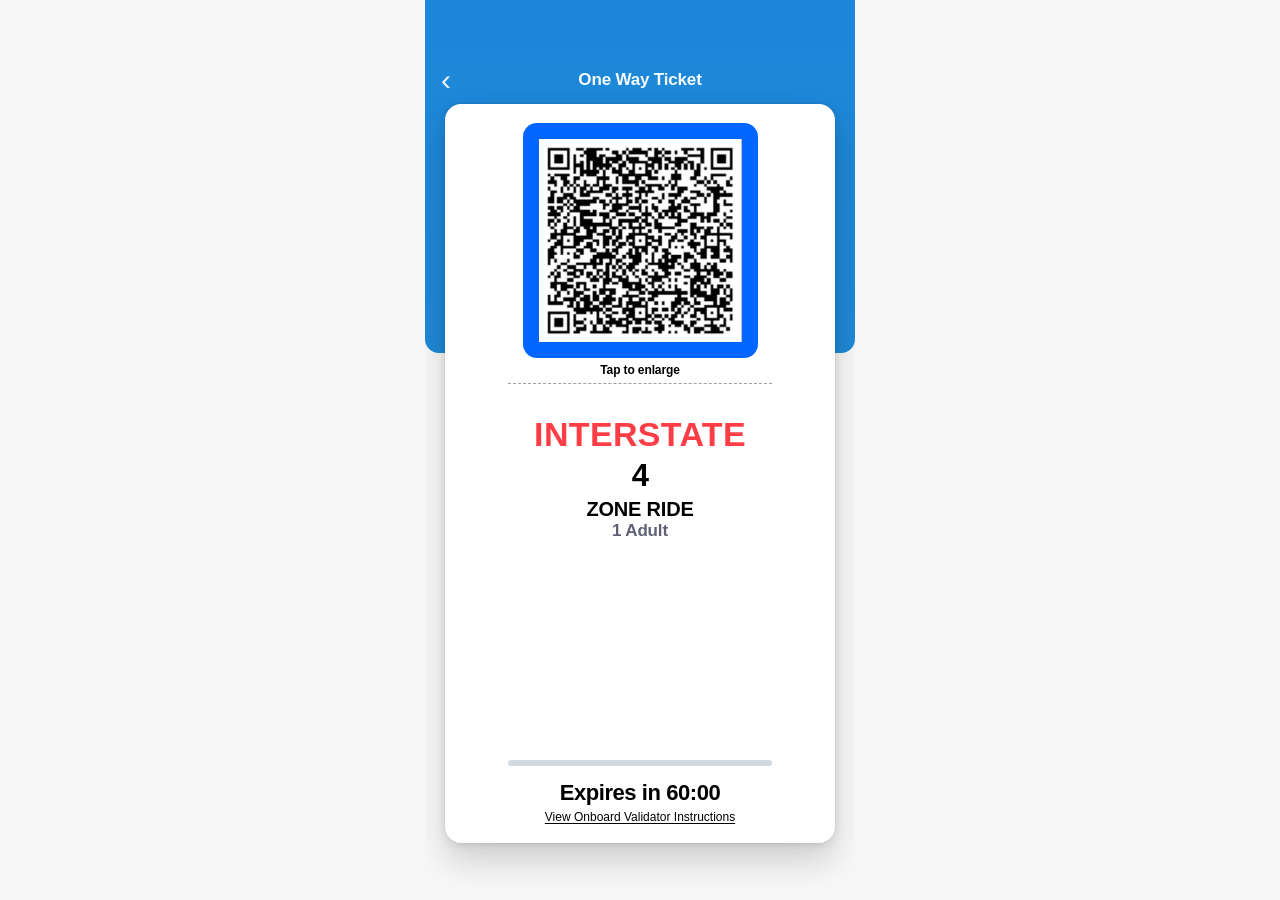
<file: index.html>
<!doctype html>
<html lang="en">
  <head>
    <meta charset="utf-8" />
    <meta
      name="viewport"
      content="width=device-width, initial-scale=1, viewport-fit=cover"
    />
    <meta name="theme-color" content="#1c87d9" />
    <meta name="apple-mobile-web-app-capable" content="yes" />
    <meta name="apple-mobile-web-app-status-bar-style" content="black-translucent" />
    <title>One Way Ticket</title>
    <link rel="manifest" href="manifest.webmanifest" />
    <link rel="apple-touch-icon" sizes="180x180" href="apple-touch-icon.png?v=20260325b" />
    <link rel="icon" type="image/png" href="app-icon.png?v=20260325b" />
    <link rel="stylesheet" href="styles.css?v=20260518c" />
  </head>
  <body>
    <div class="phone-shell">
      <header class="top-hero">
        <div class="nav-row">
          <button class="back-btn" type="button" aria-label="Back">‹</button>
          <h1>One Way Ticket</h1>
          <span class="nav-spacer" aria-hidden="true"></span>
        </div>
      </header>

      <main class="ticket-wrap">
        <section class="ticket-card" aria-label="Ticket Card">
          <div class="qr-frame">
            <img
              src="qr-code.jpg?v=20260325a"
              alt="Ticket QR code"
              onerror="if (!this.dataset.fallback) { this.dataset.fallback = '1'; this.src = 'assets/qr-code.jpg?v=20260325a'; }"
            />
          </div>

          <div class="tap-row">
            <span class="divider" aria-hidden="true"></span>
            <span class="tap-text">Tap to enlarge</span>
            <span class="divider" aria-hidden="true"></span>
          </div>

          <h2>INTERSTATE</h2>
          <p class="zone-number" id="zoneNumber">4</p>
          <p class="zone-label">ZONE RIDE</p>
          <p class="adult-count">1 Adult</p>

          <div class="ticket-footer">
            <div class="pulse-bar" id="pulseBar" aria-hidden="true">
              <img
                src="flashing-bar-cropped.png?v=20260518a"
                alt=""
                onerror="if (!this.dataset.fallback) { this.dataset.fallback = '1'; this.src = 'assets/flashing-bar-cropped.png?v=20260518a'; }"
              />
            </div>

            <div class="progress-track" aria-hidden="true">
              <div class="progress-fill" id="progressFill"></div>
            </div>

            <p class="expires">
              Expires in <span id="countdown">60:00</span>
            </p>

            <a class="validator-link" href="settings.html">
              View Onboard Validator Instructions
            </a>
          </div>
        </section>
      </main>
    </div>

    <script src="app.js?v=20260518c"></script>
  </body>
</html>
</file>
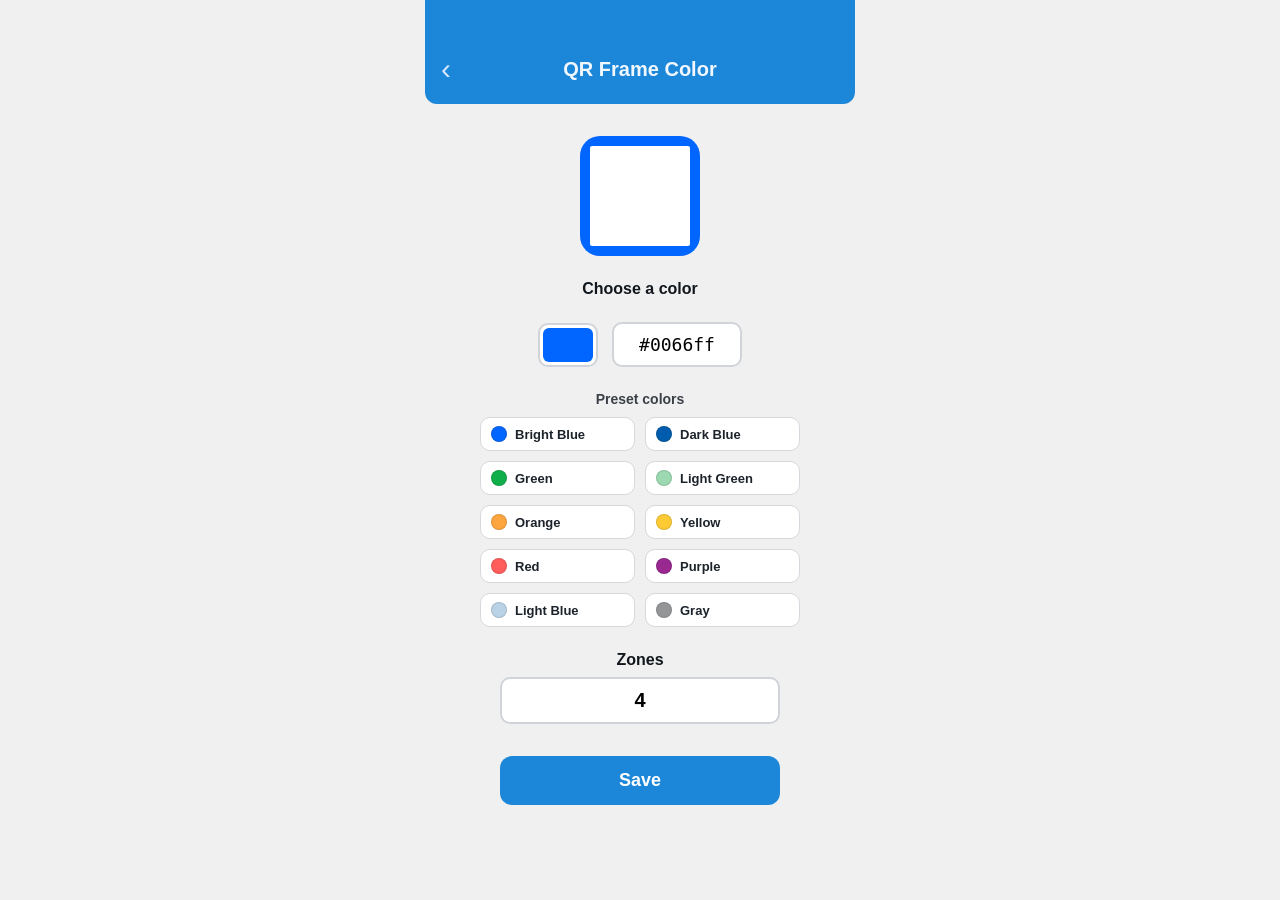
<file: settings.html>
<!doctype html>
<html lang="en">
  <head>
    <meta charset="utf-8" />
    <meta
      name="viewport"
      content="width=device-width, initial-scale=1, viewport-fit=cover"
    />
    <meta name="theme-color" content="#1c87d9" />
    <meta name="apple-mobile-web-app-capable" content="yes" />
    <meta name="apple-mobile-web-app-status-bar-style" content="black-translucent" />
    <title>QR Frame Color</title>
    <link rel="manifest" href="manifest.webmanifest" />
    <link rel="apple-touch-icon" sizes="180x180" href="apple-touch-icon.png?v=20260325b" />
    <link rel="icon" type="image/png" href="app-icon.png?v=20260325b" />
    <style>
      * { box-sizing: border-box; }
      html, body { height: 100%; margin: 0; }
      body {
        background: #f0f0f0;
        font-family: -apple-system, BlinkMacSystemFont, "Helvetica Neue", sans-serif;
        -webkit-font-smoothing: antialiased;
        display: flex;
        flex-direction: column;
        align-items: center;
        max-width: 430px;
        margin: 0 auto;
      }
      .header {
        width: 100%;
        background: #1c87d9;
        padding: max(54px, calc(env(safe-area-inset-top) + 10px)) 16px 20px;
        display: grid;
        grid-template-columns: 30px 1fr 30px;
        align-items: center;
        border-bottom-left-radius: 12px;
        border-bottom-right-radius: 12px;
      }
      .header a {
        color: #d6e6ff;
        font-size: 30px;
        text-decoration: none;
        line-height: 1;
      }
      .header h1 {
        margin: 0;
        color: #f1f7ff;
        text-align: center;
        font-size: 20px;
        font-weight: 620;
      }
      .content {
        padding: 32px 24px;
        width: 100%;
        display: flex;
        flex-direction: column;
        align-items: center;
        gap: 24px;
      }
      .preview-frame {
        width: 120px;
        height: 120px;
        border-radius: 20px;
        display: flex;
        align-items: center;
        justify-content: center;
        padding: 10px;
        transition: background-color 0.2s;
      }
      .preview-inner {
        width: 100%;
        height: 100%;
        background: #fff;
        border-radius: 2px;
      }
      label {
        font-size: 16px;
        font-weight: 600;
        color: #12171d;
      }
      .color-input-row {
        display: flex;
        align-items: center;
        gap: 14px;
      }
      .preset-wrap {
        width: 100%;
        max-width: 320px;
        display: flex;
        flex-direction: column;
        gap: 10px;
      }
      .preset-label {
        font-size: 14px;
        font-weight: 600;
        color: #3b4047;
        text-align: center;
      }
      .preset-grid {
        display: grid;
        grid-template-columns: 1fr 1fr;
        gap: 10px;
      }
      .preset-btn {
        appearance: none;
        border: 1px solid #d5d9de;
        background: #fff;
        border-radius: 10px;
        padding: 8px 10px;
        display: flex;
        align-items: center;
        gap: 8px;
        font-size: 13px;
        font-weight: 600;
        color: #1c232b;
        cursor: pointer;
      }
      .preset-btn:active {
        opacity: 0.85;
      }
      .preset-swatch {
        width: 16px;
        height: 16px;
        border-radius: 50%;
        border: 1px solid rgba(0, 0, 0, 0.12);
        flex: 0 0 16px;
      }
      input[type="color"] {
        -webkit-appearance: none;
        appearance: none;
        width: 60px;
        height: 44px;
        border: 2px solid #d0d3d8;
        border-radius: 10px;
        padding: 3px;
        cursor: pointer;
        background: #fff;
      }
      input[type="color"]::-webkit-color-swatch-wrapper {
        padding: 0;
      }
      input[type="color"]::-webkit-color-swatch {
        border: none;
        border-radius: 6px;
      }
      .hex-input {
        font-size: 18px;
        font-weight: 500;
        padding: 10px 14px;
        border: 2px solid #d0d3d8;
        border-radius: 10px;
        width: 130px;
        text-align: center;
        font-family: monospace;
      }
      .zones-wrap {
        width: 100%;
        max-width: 280px;
        display: flex;
        flex-direction: column;
        gap: 8px;
      }
      .zones-label {
        font-size: 16px;
        font-weight: 600;
        color: #12171d;
        text-align: center;
      }
      .zone-input {
        font-size: 20px;
        font-weight: 600;
        padding: 10px 14px;
        border: 2px solid #d0d3d8;
        border-radius: 10px;
        width: 100%;
        text-align: center;
        font-family: -apple-system, BlinkMacSystemFont, "Helvetica Neue", sans-serif;
      }
      .save-btn {
        width: 100%;
        max-width: 280px;
        padding: 14px;
        background: #1c87d9;
        color: #fff;
        border: none;
        border-radius: 12px;
        font-size: 18px;
        font-weight: 600;
        cursor: pointer;
        margin-top: 8px;
      }
      .save-btn:active {
        opacity: 0.85;
      }
    </style>
  </head>
  <body>
    <div class="header">
      <a href="index.html" aria-label="Back">‹</a>
      <h1>QR Frame Color</h1>
      <span></span>
    </div>
    <div class="content">
      <div class="preview-frame" id="preview">
        <div class="preview-inner"></div>
      </div>
      <label>Choose a color</label>
      <div class="color-input-row">
        <input type="color" id="colorPicker" value="#0066ff" />
        <input type="text" class="hex-input" id="hexInput" value="#0066ff" maxlength="7" />
      </div>
      <div class="preset-wrap">
        <div class="preset-label">Preset colors</div>
        <div class="preset-grid">
          <button class="preset-btn" type="button" data-preset-color="#0066ff">
            <span class="preset-swatch" style="background:#0066ff;"></span>
            Bright Blue
          </button>
          <button class="preset-btn" type="button" data-preset-color="#005CAC">
            <span class="preset-swatch" style="background:#005CAC;"></span>
            Dark Blue
          </button>
          <button class="preset-btn" type="button" data-preset-color="#0FAE4B">
            <span class="preset-swatch" style="background:#0FAE4B;"></span>
            Green
          </button>
          <button class="preset-btn" type="button" data-preset-color="#9CD9B0">
            <span class="preset-swatch" style="background:#9CD9B0;"></span>
            Light Green
          </button>
          <button class="preset-btn" type="button" data-preset-color="#FDA53E">
            <span class="preset-swatch" style="background:#FDA53E;"></span>
            Orange
          </button>
          <button class="preset-btn" type="button" data-preset-color="#FDCA33">
            <span class="preset-swatch" style="background:#FDCA33;"></span>
            Yellow
          </button>
          <button class="preset-btn" type="button" data-preset-color="#FF5C5C">
            <span class="preset-swatch" style="background:#FF5C5C;"></span>
            Red
          </button>
          <button class="preset-btn" type="button" data-preset-color="#992991">
            <span class="preset-swatch" style="background:#992991;"></span>
            Purple
          </button>
          <button class="preset-btn" type="button" data-preset-color="#BAD2E5">
            <span class="preset-swatch" style="background:#BAD2E5;"></span>
            Light Blue
          </button>
          <button class="preset-btn" type="button" data-preset-color="#939597">
            <span class="preset-swatch" style="background:#939597;"></span>
            Gray
          </button>
        </div>
      </div>
      <div class="zones-wrap">
        <label class="zones-label" for="zoneInput">Zones</label>
        <input
          type="text"
          id="zoneInput"
          class="zone-input"
          inputmode="numeric"
          pattern="[0-9]*"
          value="4"
        />
      </div>
      <button class="save-btn" id="saveBtn">Save</button>
    </div>
    <script>
      const DEFAULT_COLOR = "#0066ff";
      const DEFAULT_ZONE = "4";
      const preview = document.getElementById("preview");
      const colorPicker = document.getElementById("colorPicker");
      const hexInput = document.getElementById("hexInput");
      const zoneInput = document.getElementById("zoneInput");
      const saveBtn = document.getElementById("saveBtn");
      const presetButtons = document.querySelectorAll("[data-preset-color]");

      function normalizeHex(color) {
        if (!color) return null;
        const trimmed = color.trim();
        const withHash = trimmed.startsWith("#") ? trimmed : `#${trimmed}`;
        if (!/^#[0-9a-fA-F]{6}$/.test(withHash)) {
          return null;
        }
        return withHash.toLowerCase();
      }

      function normalizeZone(value) {
        if (value === null || value === undefined) return null;
        const trimmed = String(value).trim();
        if (!/^\d+$/.test(trimmed)) {
          return null;
        }
        return String(parseInt(trimmed, 10));
      }

      const savedRaw = localStorage.getItem("qrFrameColor");
      const legacyDefaultColors = new Set(["#ff5c5c", "#ff0000", "#3385fe"]);
      const saved = savedRaw && !legacyDefaultColors.has(savedRaw.trim().toLowerCase()) ? savedRaw : DEFAULT_COLOR;
      const savedZone = normalizeZone(localStorage.getItem("zoneNumber")) || DEFAULT_ZONE;
      setColor(saved);
      zoneInput.value = savedZone;

      function setColor(color) {
        const normalized = normalizeHex(color) || DEFAULT_COLOR;
        preview.style.backgroundColor = normalized;
        colorPicker.value = normalized;
        hexInput.value = normalized;
      }

      colorPicker.addEventListener("input", () => {
        setColor(colorPicker.value);
      });

      zoneInput.addEventListener("input", () => {
        zoneInput.value = zoneInput.value.replace(/[^\d]/g, "");
      });

      hexInput.addEventListener("input", () => {
        const normalized = normalizeHex(hexInput.value);
        if (normalized) {
          preview.style.backgroundColor = normalized;
          colorPicker.value = normalized;
        }
      });

      presetButtons.forEach((button) => {
        button.addEventListener("click", () => {
          setColor(button.dataset.presetColor);
        });
      });

      saveBtn.addEventListener("click", () => {
        const normalizedColor = normalizeHex(colorPicker.value) || DEFAULT_COLOR;
        const normalizedZone = normalizeZone(zoneInput.value) || DEFAULT_ZONE;
        localStorage.setItem("qrFrameColor", normalizedColor);
        localStorage.setItem("zoneNumber", normalizedZone);
        window.location.href = "index.html";
      });
    </script>
  </body>
</html>
</file>
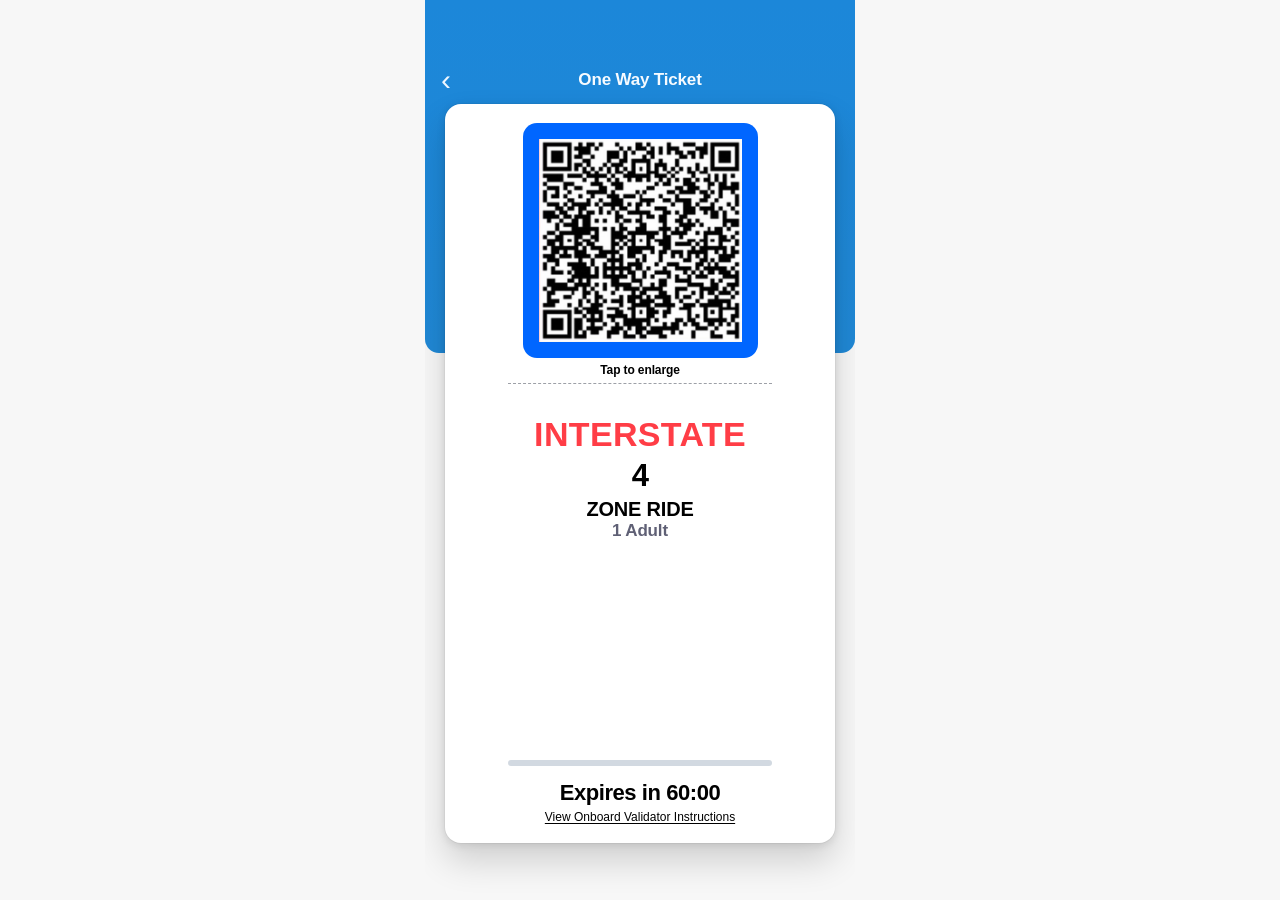
<file: standalone.html>
<!doctype html>
<html lang="en">
  <head>
    <meta charset="utf-8" />
    <meta
      name="viewport"
      content="width=device-width, initial-scale=1, viewport-fit=cover"
    />
    <meta name="theme-color" content="#1c87d9" />
    <meta name="apple-mobile-web-app-capable" content="yes" />
    <meta name="apple-mobile-web-app-status-bar-style" content="black-translucent" />
    <title>One Way Ticket</title>
    <style>
:root {
  --hero-blue-top: #1c87d9;
  --hero-blue-bottom: #2088d5;
  --card-bg: #ffffff;
  --qr-frame-blue: #0066ff;
  --red: #ff3d46;
  --text: #000000;
  --adult-text: #5f6075;
  --divider: #9da0a7;
  --track: #d2d9e1;
  --progress: #2388d8;
}

* {
  box-sizing: border-box;
}

html,
body {
  height: 100%;
  margin: 0;
}

body {
  background: #f7f7f7;
  color: var(--text);
  font-family: "SF Pro Display", "SF Pro Text", -apple-system, BlinkMacSystemFont,
    "Helvetica Neue", Arial, sans-serif;
  -webkit-font-smoothing: antialiased;
  text-rendering: optimizeLegibility;
}

.phone-shell {
  position: relative;
  min-height: 100svh;
  max-width: 430px;
  margin: 0 auto;
  background: #f7f7f7;
  overflow: hidden;
}

.top-hero {
  position: relative;
  background: linear-gradient(180deg, var(--hero-blue-top) 0%, var(--hero-blue-bottom) 100%);
  padding-top: max(54px, calc(env(safe-area-inset-top) + 10px));
  padding-bottom: 255px;
  border-bottom-left-radius: 14px;
  border-bottom-right-radius: 14px;
}

.nav-row {
  padding: 0 16px;
  display: grid;
  grid-template-columns: 30px 1fr 30px;
  align-items: center;
  position: relative;
  top: 4px;
}

.back-btn {
  appearance: none;
  background: transparent;
  border: 0;
  color: #eef7ff;
  font-size: 30px;
  line-height: 1;
  padding: 0;
  height: 44px;
  text-align: left;
}

.nav-row h1 {
  margin: 0;
  color: #f7fbff;
  text-align: center;
  font-size: 17px;
  line-height: 1.15;
  font-weight: 650;
  letter-spacing: -0.01em;
}

.ticket-wrap {
  position: relative;
  margin-top: -249px;
  padding-bottom: calc(18px + env(safe-area-inset-bottom));
}

.ticket-card {
  width: calc(100% - 40px);
  margin: 0 auto;
  min-height: clamp(697px, calc(100svh - 161px), 760px);
  background: var(--card-bg);
  border-radius: 16px;
  box-shadow:
    0 0 0 1px rgba(0, 0, 0, 0.04),
    0 2px 8px rgba(0, 0, 0, 0.10),
    0 18px 34px rgba(0, 0, 0, 0.16);
  padding: 19px 16px 18px;
  display: flex;
  flex-direction: column;
}

.qr-frame {
  width: clamp(220px, 54.7vw, 235px);
  height: clamp(220px, 54.7vw, 235px);
  margin: 0 auto;
  border-radius: 14px;
  background: var(--qr-frame-blue);
  display: flex;
  align-items: center;
  justify-content: center;
  padding: clamp(15px, 3.7vw, 16px);
}

.qr-frame img {
  width: 100%;
  height: 100%;
  object-fit: cover;
  background: #fff;
  border-radius: 0;
}

.tap-row {
  display: flex;
  align-items: center;
  gap: 0;
  margin-top: 6px;
  flex-direction: column;
}

.tap-text {
  color: #000000;
  font-size: 12px;
  line-height: 1;
  font-weight: 650;
  letter-spacing: -0.01em;
  margin-bottom: 7px;
}

.divider {
  width: 74%;
  height: 0;
  border: none;
  border-top: 1.35px dashed var(--divider);
}

.divider:first-child {
  display: none;
}

h2 {
  margin: 34px 0 0;
  text-align: center;
  color: var(--red);
  font-size: clamp(30px, 7.55vw, 34px);
  line-height: 0.98;
  font-weight: 760;
  letter-spacing: 0.01em;
}

.zone-number {
  margin: 10px 0 0;
  text-align: center;
  color: #000000;
  font-size: 31px;
  line-height: 0.95;
  font-weight: 700;
  letter-spacing: -0.03em;
}

.zone-label {
  margin: 8px 0 0;
  text-align: center;
  color: #000000;
  font-size: 20px;
  line-height: 1.05;
  font-weight: 680;
  letter-spacing: -0.01em;
}

.adult-count {
  margin: 2px 0 0;
  text-align: center;
  color: var(--adult-text);
  font-size: 17px;
  line-height: 1;
  font-weight: 650;
  letter-spacing: -0.01em;
}

.ticket-footer {
  margin-top: auto;
}

.pulse-bar {
  height: 10px;
  width: 100vw;
  margin: 0 0 17px;
  transform: translateX(-36px);
  overflow: hidden;
  display: flex;
  align-items: center;
  justify-content: center;
  transition: opacity 0.15s linear;
}

.pulse-bar img {
  width: 100%;
  height: 100%;
  object-fit: fill;
  border-radius: 1px;
}

.pulse-bar.is-hidden {
  opacity: 0;
}

.progress-track {
  width: 74%;
  margin: 0 auto;
  height: 6px;
  border-radius: 999px;
  background: var(--track);
  overflow: hidden;
}

.progress-fill {
  height: 100%;
  width: 0;
  border-radius: inherit;
  background: var(--progress);
  transition: width 0.25s linear;
}

.expires {
  margin: 16px 0 0;
  text-align: center;
  font-size: 22px;
  line-height: 1;
  font-weight: 760;
  letter-spacing: -0.02em;
}

.validator-link {
  display: block;
  margin: 7px 0 0;
  text-align: center;
  color: #000000;
  font-size: 12px;
  line-height: 1.15;
  font-weight: 400;
  text-decoration: underline;
  text-decoration-thickness: 1px;
  text-underline-offset: 2px;
}

@media (max-width: 410px) {
  .nav-row h1 {
    font-size: 17px;
  }

  .ticket-card {
    width: calc(100% - 40px);
    min-height: clamp(697px, calc(100svh - 161px), 760px);
    border-radius: 14px;
    padding: 19px 16px 17px;
  }

  .qr-frame {
    width: clamp(220px, 54.7vw, 235px);
    height: clamp(220px, 54.7vw, 235px);
    border-radius: 14px;
    padding: 15px;
  }

  h2 {
    margin-top: 34px;
    font-size: 30px;
  }

  .zone-number {
    font-size: 31px;
  }

  .zone-label {
    font-size: 20px;
  }

  .adult-count {
    font-size: 17px;
  }

  .pulse-bar {
    height: 10px;
    width: 100vw;
  margin: 0 0 17px;
  transform: translateX(-36px);
  overflow: hidden;
  }

  .progress-track {
    width: 74%;
    height: 6px;
  }

  .expires {
    margin-top: 16px;
    font-size: 22px;
  }

  .validator-link {
    margin-top: 7px;
    font-size: 12px;
  }
}

</style>
  </head>
  <body>
    <div class="phone-shell">
      <header class="top-hero">
        <div class="nav-row">
          <button class="back-btn" type="button" aria-label="Back">‹</button>
          <h1>One Way Ticket</h1>
          <span class="nav-spacer" aria-hidden="true"></span>
        </div>
      </header>

      <main class="ticket-wrap">
        <section class="ticket-card" aria-label="Ticket Card">
          <div class="qr-frame">
            <img
              src="[data-uri]"
              alt="Ticket QR code"
            />
          </div>

          <div class="tap-row">
            <span class="divider" aria-hidden="true"></span>
            <span class="tap-text">Tap to enlarge</span>
            <span class="divider" aria-hidden="true"></span>
          </div>

          <h2>INTERSTATE</h2>
          <p class="zone-number" id="zoneNumber">4</p>
          <p class="zone-label">ZONE RIDE</p>
          <p class="adult-count">1 Adult</p>

          <div class="ticket-footer">
            <div class="pulse-bar" id="pulseBar" aria-hidden="true">
              <img
                src="[data-uri]"
                alt=""
              />
            </div>

            <div class="progress-track" aria-hidden="true">
              <div class="progress-fill" id="progressFill"></div>
            </div>

            <p class="expires">
              Expires in <span id="countdown">60:00</span>
            </p>

            <a class="validator-link" href="settings.html">
              View Onboard Validator Instructions
            </a>
          </div>
        </section>
      </main>
    </div>
    <script>
const DEFAULT_QR_FRAME_COLOR = "#0066ff";
const savedColor = localStorage.getItem("qrFrameColor");
const legacyDefaultColors = new Set(["#ff5c5c", "#ff0000", "#3385fe"]);
if (savedColor && !legacyDefaultColors.has(savedColor.trim().toLowerCase())) {
  document.querySelector(".qr-frame").style.backgroundColor = savedColor;
}

const zoneNumberEl = document.getElementById("zoneNumber");
const savedZone = localStorage.getItem("zoneNumber");
if (zoneNumberEl && savedZone && /^\d+$/.test(savedZone.trim())) {
  zoneNumberEl.textContent = String(parseInt(savedZone, 10));
}

const TOTAL_SECONDS = 60 * 60;
const DEFAULT_INITIAL_REMAINING_SECONDS = TOTAL_SECONDS;

const countdownEl = document.getElementById("countdown");
const progressFillEl = document.getElementById("progressFill");
const pulseBarEl = document.getElementById("pulseBar");

function parseInitialRemainingSeconds() {
  const urlValue = new URLSearchParams(window.location.search).get("remaining");
  const input = urlValue;
  if (!input) {
    return DEFAULT_INITIAL_REMAINING_SECONDS;
  }

  if (/^\d+$/.test(input)) {
    return Math.min(Math.max(parseInt(input, 10), 0), TOTAL_SECONDS);
  }

  const match = input.match(/^(\d{1,2}):([0-5]\d)$/);
  if (!match) {
    return DEFAULT_INITIAL_REMAINING_SECONDS;
  }

  const minutes = parseInt(match[1], 10);
  const seconds = parseInt(match[2], 10);
  return Math.min(Math.max(minutes * 60 + seconds, 0), TOTAL_SECONDS);
}

const initialRemainingSeconds = parseInitialRemainingSeconds();
const startTimestamp = Date.now();
let lastRenderedSeconds = -1;

function formatClock(totalSeconds) {
  const minutes = Math.floor(totalSeconds / 60);
  const seconds = totalSeconds % 60;
  return `${String(minutes).padStart(2, "0")}:${String(seconds).padStart(2, "0")}`;
}

function updateTicketTimer() {
  const elapsed = Math.floor((Date.now() - startTimestamp) / 1000);
  const remaining = Math.max(initialRemainingSeconds - elapsed, 0);

  if (remaining !== lastRenderedSeconds) {
    lastRenderedSeconds = remaining;
    countdownEl.textContent = formatClock(remaining);
    progressFillEl.style.width = `${((TOTAL_SECONDS - remaining) / TOTAL_SECONDS) * 100}%`;
  }

  if (remaining === 0) {
    clearInterval(timerInterval);
    clearInterval(pulseInterval);
  }
}

function togglePulseBar() {
  pulseBarEl.classList.toggle("is-hidden");
}

updateTicketTimer();

const timerInterval = setInterval(updateTicketTimer, 250);
const pulseInterval = setInterval(togglePulseBar, 800);

    </script>
  </body>
</html>
</file>
<file: styles.css>
:root {
  --hero-blue-top: #1c87d9;
  --hero-blue-bottom: #2088d5;
  --card-bg: #ffffff;
  --qr-frame-blue: #0066ff;
  --red: #ff3d46;
  --text: #000000;
  --adult-text: #5f6075;
  --divider: #9da0a7;
  --track: #d2d9e1;
  --progress: #2388d8;
}

* {
  box-sizing: border-box;
}

html,
body {
  height: 100%;
  margin: 0;
}

body {
  background: #f7f7f7;
  color: var(--text);
  font-family: "SF Pro Display", "SF Pro Text", -apple-system, BlinkMacSystemFont,
    "Helvetica Neue", Arial, sans-serif;
  -webkit-font-smoothing: antialiased;
  text-rendering: optimizeLegibility;
}

.phone-shell {
  position: relative;
  min-height: 100svh;
  max-width: 430px;
  margin: 0 auto;
  background: #f7f7f7;
  overflow: hidden;
}

.top-hero {
  position: relative;
  background: linear-gradient(180deg, var(--hero-blue-top) 0%, var(--hero-blue-bottom) 100%);
  padding-top: max(54px, calc(env(safe-area-inset-top) + 10px));
  padding-bottom: 255px;
  border-bottom-left-radius: 14px;
  border-bottom-right-radius: 14px;
}

.nav-row {
  padding: 0 16px;
  display: grid;
  grid-template-columns: 30px 1fr 30px;
  align-items: center;
  position: relative;
  top: 4px;
}

.back-btn {
  appearance: none;
  background: transparent;
  border: 0;
  color: #eef7ff;
  font-size: 30px;
  line-height: 1;
  padding: 0;
  height: 44px;
  text-align: left;
}

.nav-row h1 {
  margin: 0;
  color: #f7fbff;
  text-align: center;
  font-size: 17px;
  line-height: 1.15;
  font-weight: 650;
  letter-spacing: -0.01em;
}

.ticket-wrap {
  position: relative;
  margin-top: -249px;
  padding-bottom: calc(18px + env(safe-area-inset-bottom));
}

.ticket-card {
  width: calc(100% - 40px);
  margin: 0 auto;
  min-height: clamp(697px, calc(100svh - 161px), 760px);
  background: var(--card-bg);
  border-radius: 16px;
  box-shadow:
    0 0 0 1px rgba(0, 0, 0, 0.04),
    0 2px 8px rgba(0, 0, 0, 0.10),
    0 18px 34px rgba(0, 0, 0, 0.16);
  padding: 19px 16px 18px;
  display: flex;
  flex-direction: column;
}

.qr-frame {
  width: clamp(220px, 54.7vw, 235px);
  height: clamp(220px, 54.7vw, 235px);
  margin: 0 auto;
  border-radius: 14px;
  background: var(--qr-frame-blue);
  display: flex;
  align-items: center;
  justify-content: center;
  padding: clamp(15px, 3.7vw, 16px);
}

.qr-frame img {
  width: 100%;
  height: 100%;
  object-fit: cover;
  background: #fff;
  border-radius: 0;
}

.tap-row {
  display: flex;
  align-items: center;
  gap: 0;
  margin-top: 6px;
  flex-direction: column;
}

.tap-text {
  color: #000000;
  font-size: 12px;
  line-height: 1;
  font-weight: 650;
  letter-spacing: -0.01em;
  margin-bottom: 7px;
}

.divider {
  width: 74%;
  height: 0;
  border: none;
  border-top: 1.35px dashed var(--divider);
}

.divider:first-child {
  display: none;
}

h2 {
  margin: 34px 0 0;
  text-align: center;
  color: var(--red);
  font-size: clamp(30px, 7.55vw, 34px);
  line-height: 0.98;
  font-weight: 760;
  letter-spacing: 0.01em;
}

.zone-number {
  margin: 10px 0 0;
  text-align: center;
  color: #000000;
  font-size: 31px;
  line-height: 0.95;
  font-weight: 700;
  letter-spacing: -0.03em;
}

.zone-label {
  margin: 8px 0 0;
  text-align: center;
  color: #000000;
  font-size: 20px;
  line-height: 1.05;
  font-weight: 680;
  letter-spacing: -0.01em;
}

.adult-count {
  margin: 2px 0 0;
  text-align: center;
  color: var(--adult-text);
  font-size: 17px;
  line-height: 1;
  font-weight: 650;
  letter-spacing: -0.01em;
}

.ticket-footer {
  margin-top: auto;
}

.pulse-bar {
  height: 10px;
  width: 100vw;
  margin: 0 0 17px;
  transform: translateX(-36px);
  overflow: hidden;
  display: flex;
  align-items: center;
  justify-content: center;
  transition: opacity 0.15s linear;
}

.pulse-bar img {
  width: 100%;
  height: 100%;
  object-fit: fill;
  border-radius: 1px;
}

.pulse-bar.is-hidden {
  opacity: 0;
}

.progress-track {
  width: 74%;
  margin: 0 auto;
  height: 6px;
  border-radius: 999px;
  background: var(--track);
  overflow: hidden;
}

.progress-fill {
  height: 100%;
  width: 0;
  border-radius: inherit;
  background: var(--progress);
  transition: width 0.25s linear;
}

.expires {
  margin: 16px 0 0;
  text-align: center;
  font-size: 22px;
  line-height: 1;
  font-weight: 760;
  letter-spacing: -0.02em;
}

.validator-link {
  display: block;
  margin: 7px 0 0;
  text-align: center;
  color: #000000;
  font-size: 12px;
  line-height: 1.15;
  font-weight: 400;
  text-decoration: underline;
  text-decoration-thickness: 1px;
  text-underline-offset: 2px;
}

@media (max-width: 410px) {
  .nav-row h1 {
    font-size: 17px;
  }

  .ticket-card {
    width: calc(100% - 40px);
    min-height: clamp(697px, calc(100svh - 161px), 760px);
    border-radius: 14px;
    padding: 19px 16px 17px;
  }

  .qr-frame {
    width: clamp(220px, 54.7vw, 235px);
    height: clamp(220px, 54.7vw, 235px);
    border-radius: 14px;
    padding: 15px;
  }

  h2 {
    margin-top: 34px;
    font-size: 30px;
  }

  .zone-number {
    font-size: 31px;
  }

  .zone-label {
    font-size: 20px;
  }

  .adult-count {
    font-size: 17px;
  }

  .pulse-bar {
    height: 10px;
    width: 100vw;
  margin: 0 0 17px;
  transform: translateX(-36px);
  overflow: hidden;
  }

  .progress-track {
    width: 74%;
    height: 6px;
  }

  .expires {
    margin-top: 16px;
    font-size: 22px;
  }

  .validator-link {
    margin-top: 7px;
    font-size: 12px;
  }
}
</file>
